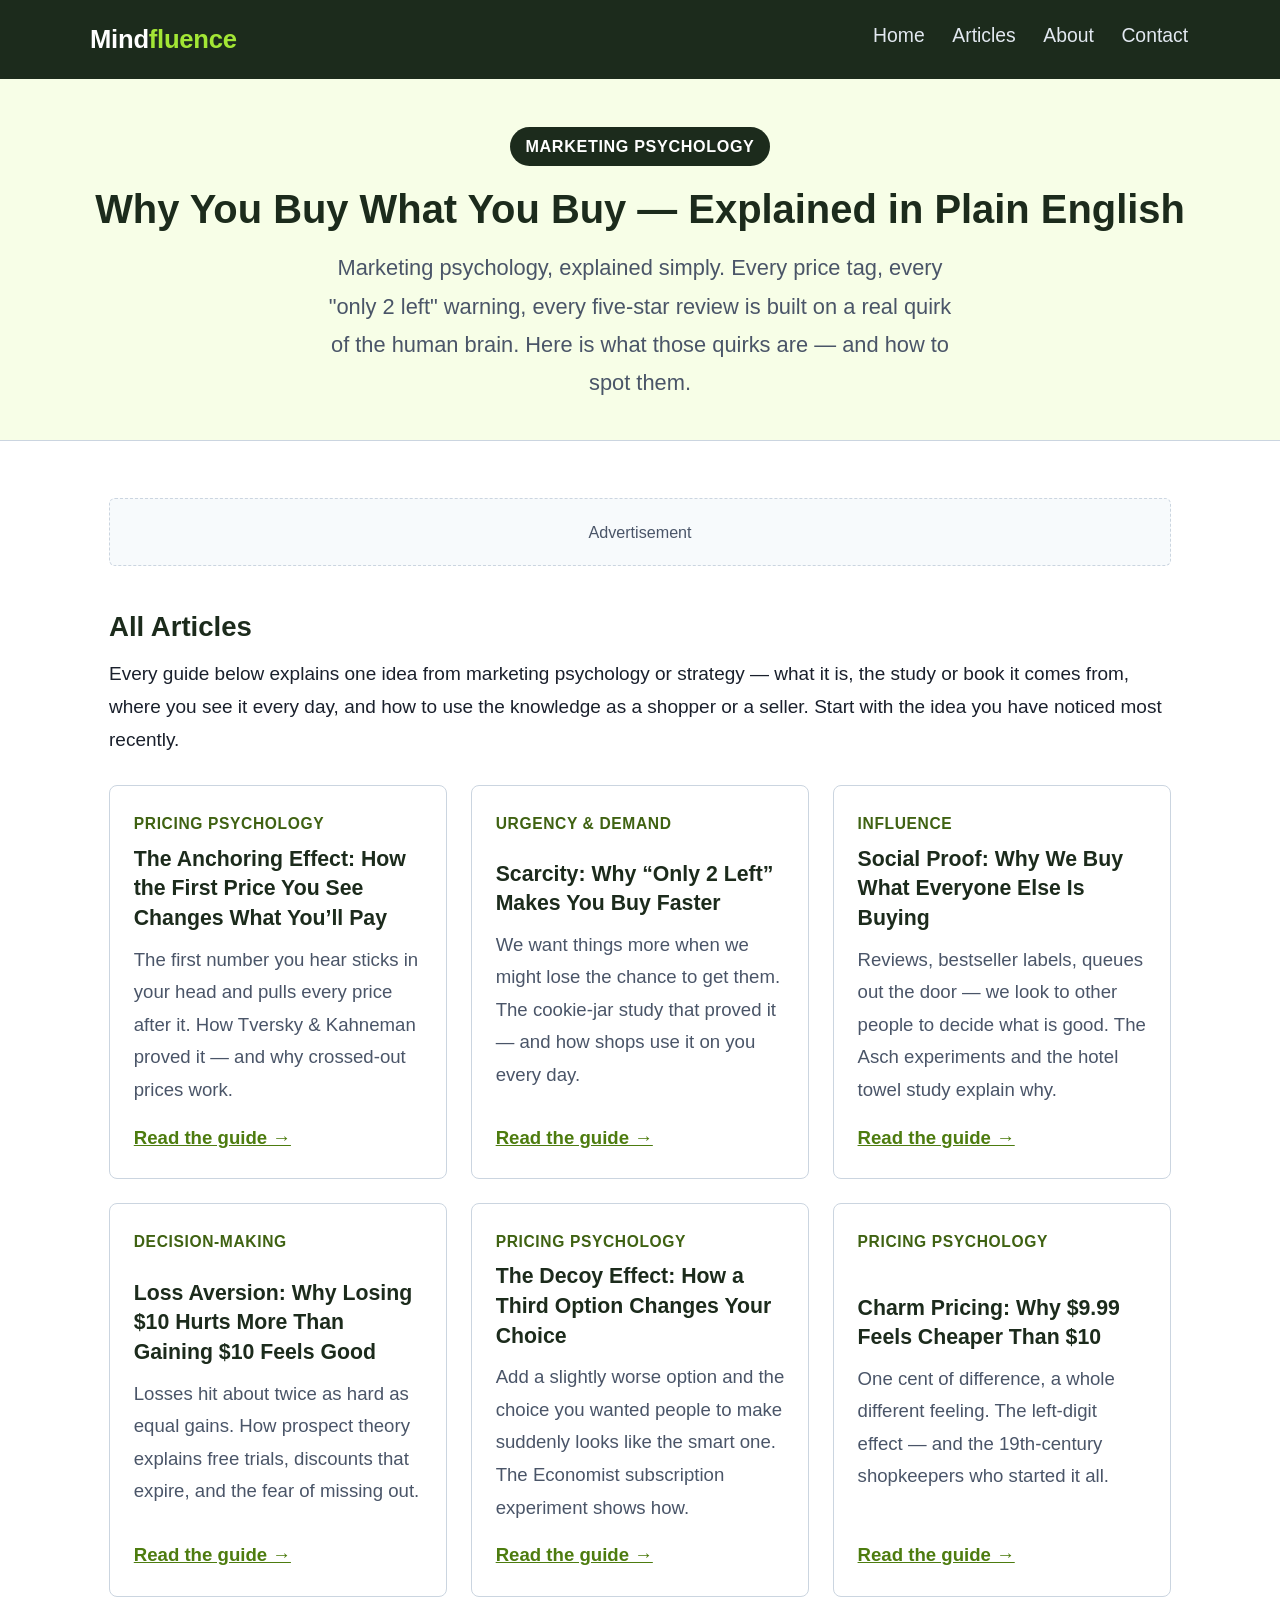
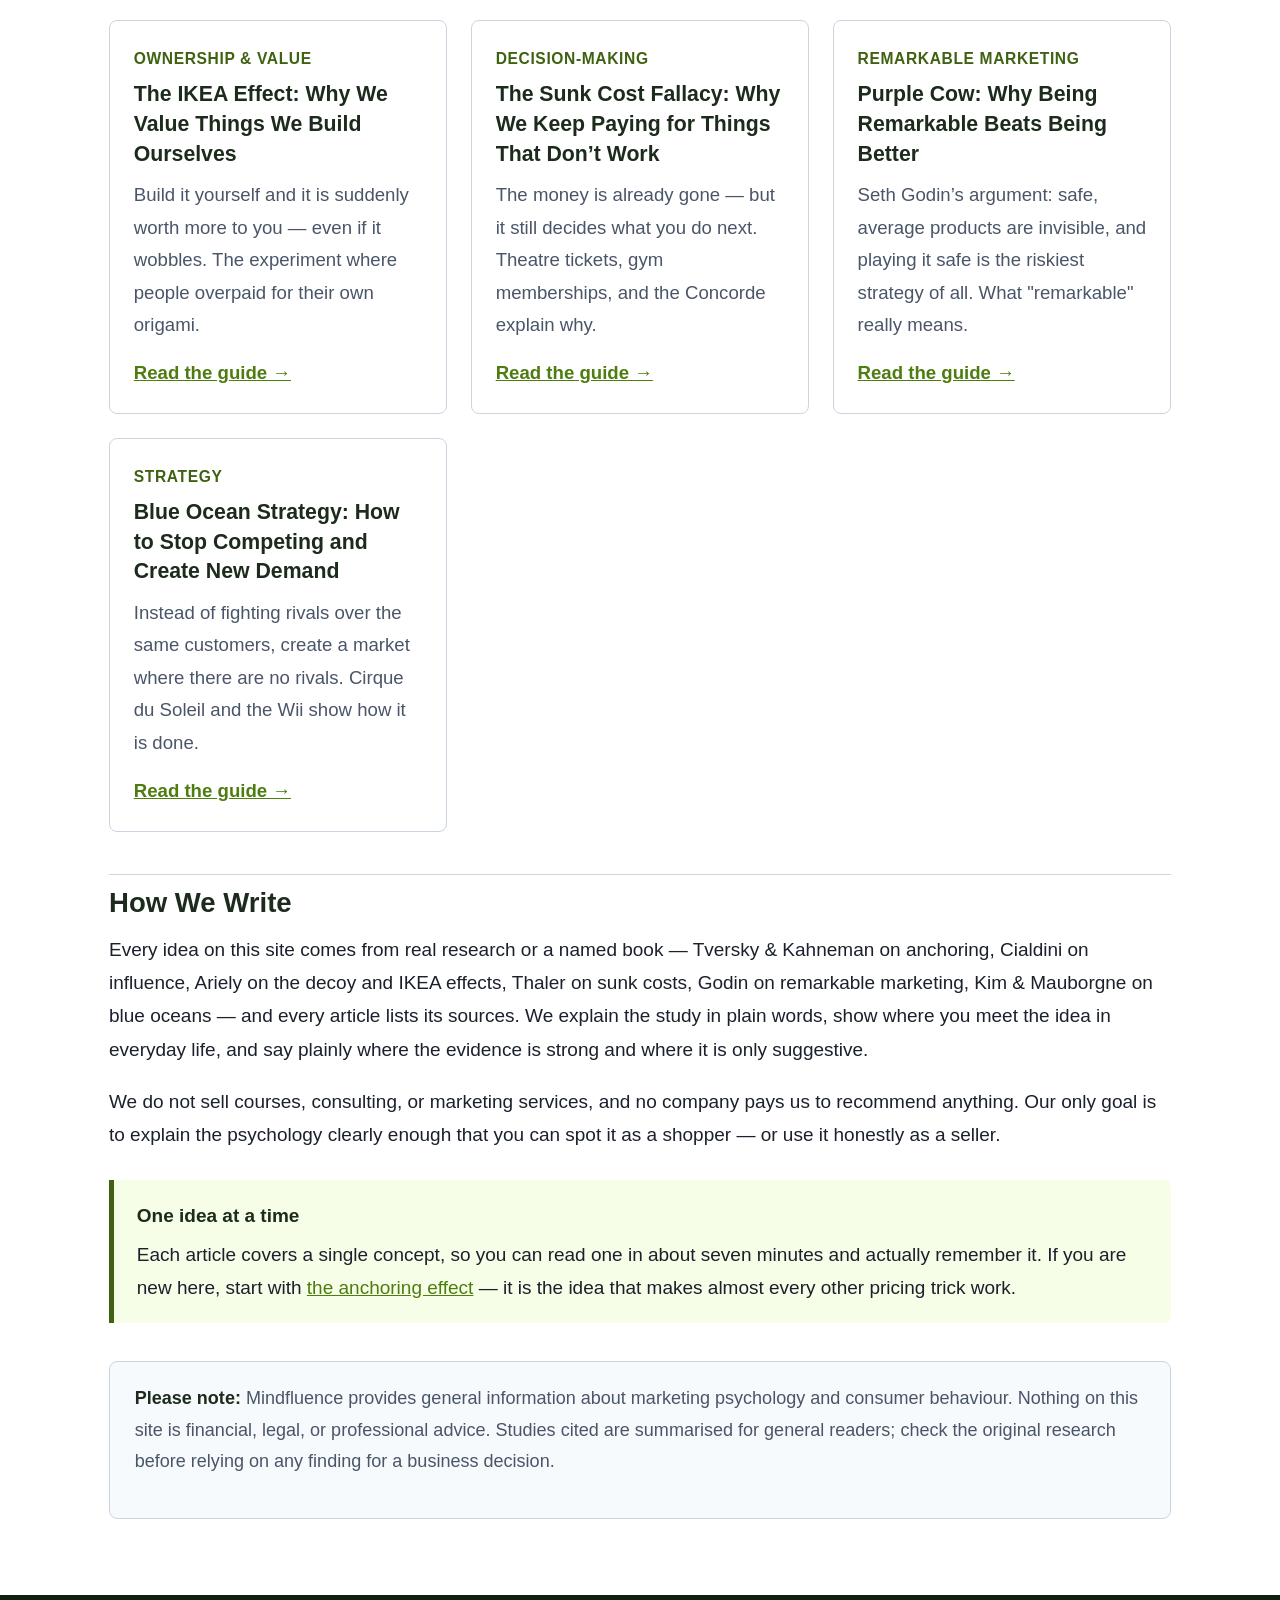
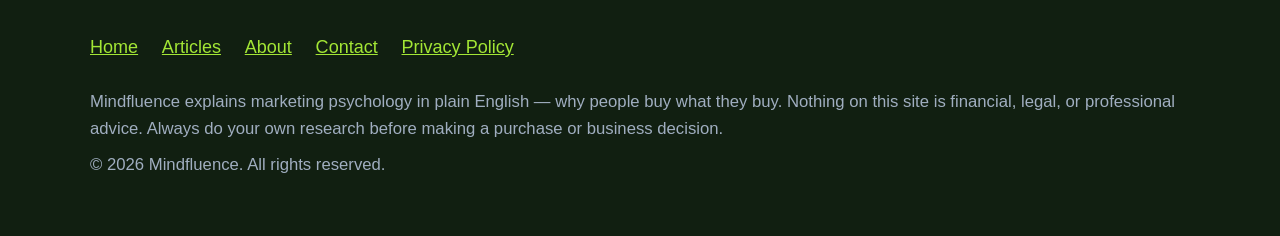
<file: index.html>
<!DOCTYPE html>
<html lang="en">
<head>
<!-- Google tag (gtag.js) -->
  <script async src="https://www.googletagmanager.com/gtag/js?id=G-DQRZ655Y9N"></script>
  <script>
    window.dataLayer = window.dataLayer || [];
    function gtag(){dataLayer.push(arguments);}
    gtag('js', new Date());
    gtag('config', 'G-DQRZ655Y9N');
  </script>
  <meta charset="UTF-8">
  <meta name="viewport" content="width=device-width, initial-scale=1.0">
  <title>Mindfluence | Marketing Psychology, Explained Simply</title>
  <meta name="description" content="Why do you buy what you buy? Plain-English guides to anchoring, scarcity, social proof and the psychology behind every price tag.">
  <link rel="stylesheet" href="styles.css">
</head>
<body>
  <header class="site-header">
    <div class="header-inner">
      <a class="site-brand" href="index.html">Mind<span>fluence</span></a>
      <nav class="site-nav" aria-label="Main navigation">
        <ul>
          <li><a href="index.html">Home</a></li>
          <li><a href="index.html#articles">Articles</a></li>
          <li><a href="about.html">About</a></li>
          <li><a href="contact.html">Contact</a></li>
        </ul>
      </nav>
    </div>
  </header>

  <section class="hero">
    <span class="hero-badge">Marketing Psychology</span>
    <h1>Why You Buy What You Buy — Explained in Plain English</h1>
    <p class="lead">Marketing psychology, explained simply. Every price tag, every "only 2 left" warning, every five-star review is built on a real quirk of the human brain. Here is what those quirks are — and how to spot them.</p>
  </section>

  <main class="container-wide">
    <!-- AdSense placeholder: leave exactly as is; do not add ad code -->
    <!-- Ad slot: header leaderboard (AdSense code goes here once the site is approved) -->
    <div class="ad-slot" role="complementary" aria-label="Advertisement placeholder">Advertisement</div>

    <h2 id="articles">All Articles</h2>
    <p>Every guide below explains one idea from marketing psychology or strategy — what it is, the study or book it comes from, where you see it every day, and how to use the knowledge as a shopper or a seller. Start with the idea you have noticed most recently.</p>

    <div class="article-grid">
      <article class="article-card">
        <p class="card-tag">Pricing Psychology</p>
        <h3><a href="articles/anchoring-effect-pricing.html">The Anchoring Effect: How the First Price You See Changes What You&rsquo;ll Pay</a></h3>
        <p>The first number you hear sticks in your head and pulls every price after it. How Tversky &amp; Kahneman proved it — and why crossed-out prices work.</p>
        <a class="read-more" href="articles/anchoring-effect-pricing.html">Read the guide &rarr;</a>
      </article>

      <article class="article-card">
        <p class="card-tag">Urgency &amp; Demand</p>
        <h3><a href="articles/scarcity-marketing-psychology.html">Scarcity: Why &ldquo;Only 2 Left&rdquo; Makes You Buy Faster</a></h3>
        <p>We want things more when we might lose the chance to get them. The cookie-jar study that proved it — and how shops use it on you every day.</p>
        <a class="read-more" href="articles/scarcity-marketing-psychology.html">Read the guide &rarr;</a>
      </article>

      <article class="article-card">
        <p class="card-tag">Influence</p>
        <h3><a href="articles/social-proof-why-we-follow-the-crowd.html">Social Proof: Why We Buy What Everyone Else Is Buying</a></h3>
        <p>Reviews, bestseller labels, queues out the door — we look to other people to decide what is good. The Asch experiments and the hotel towel study explain why.</p>
        <a class="read-more" href="articles/social-proof-why-we-follow-the-crowd.html">Read the guide &rarr;</a>
      </article>

      <article class="article-card">
        <p class="card-tag">Decision-Making</p>
        <h3><a href="articles/loss-aversion-marketing.html">Loss Aversion: Why Losing $10 Hurts More Than Gaining $10 Feels Good</a></h3>
        <p>Losses hit about twice as hard as equal gains. How prospect theory explains free trials, discounts that expire, and the fear of missing out.</p>
        <a class="read-more" href="articles/loss-aversion-marketing.html">Read the guide &rarr;</a>
      </article>

      <article class="article-card">
        <p class="card-tag">Pricing Psychology</p>
        <h3><a href="articles/decoy-effect-pricing.html">The Decoy Effect: How a Third Option Changes Your Choice</a></h3>
        <p>Add a slightly worse option and the choice you wanted people to make suddenly looks like the smart one. The Economist subscription experiment shows how.</p>
        <a class="read-more" href="articles/decoy-effect-pricing.html">Read the guide &rarr;</a>
      </article>

      <article class="article-card">
        <p class="card-tag">Pricing Psychology</p>
        <h3><a href="articles/charm-pricing-why-99-works.html">Charm Pricing: Why $9.99 Feels Cheaper Than $10</a></h3>
        <p>One cent of difference, a whole different feeling. The left-digit effect — and the 19th-century shopkeepers who started it all.</p>
        <a class="read-more" href="articles/charm-pricing-why-99-works.html">Read the guide &rarr;</a>
      </article>

      <article class="article-card">
        <p class="card-tag">Ownership &amp; Value</p>
        <h3><a href="articles/ikea-effect-why-we-value-what-we-build.html">The IKEA Effect: Why We Value Things We Build Ourselves</a></h3>
        <p>Build it yourself and it is suddenly worth more to you — even if it wobbles. The experiment where people overpaid for their own origami.</p>
        <a class="read-more" href="articles/ikea-effect-why-we-value-what-we-build.html">Read the guide &rarr;</a>
      </article>

      <article class="article-card">
        <p class="card-tag">Decision-Making</p>
        <h3><a href="articles/sunk-cost-fallacy-spending.html">The Sunk Cost Fallacy: Why We Keep Paying for Things That Don&rsquo;t Work</a></h3>
        <p>The money is already gone — but it still decides what you do next. Theatre tickets, gym memberships, and the Concorde explain why.</p>
        <a class="read-more" href="articles/sunk-cost-fallacy-spending.html">Read the guide &rarr;</a>
      </article>

      <article class="article-card">
        <p class="card-tag">Remarkable Marketing</p>
        <h3><a href="articles/purple-cow-remarkable-marketing.html">Purple Cow: Why Being Remarkable Beats Being Better</a></h3>
        <p>Seth Godin&rsquo;s argument: safe, average products are invisible, and playing it safe is the riskiest strategy of all. What "remarkable" really means.</p>
        <a class="read-more" href="articles/purple-cow-remarkable-marketing.html">Read the guide &rarr;</a>
      </article>

      <article class="article-card">
        <p class="card-tag">Strategy</p>
        <h3><a href="articles/blue-ocean-strategy-explained.html">Blue Ocean Strategy: How to Stop Competing and Create New Demand</a></h3>
        <p>Instead of fighting rivals over the same customers, create a market where there are no rivals. Cirque du Soleil and the Wii show how it is done.</p>
        <a class="read-more" href="articles/blue-ocean-strategy-explained.html">Read the guide &rarr;</a>
      </article>
    </div>

    <h2>How We Write</h2>
    <p>Every idea on this site comes from real research or a named book — Tversky &amp; Kahneman on anchoring, Cialdini on influence, Ariely on the decoy and IKEA effects, Thaler on sunk costs, Godin on remarkable marketing, Kim &amp; Mauborgne on blue oceans — and every article lists its sources. We explain the study in plain words, show where you meet the idea in everyday life, and say plainly where the evidence is strong and where it is only suggestive.</p>
    <p>We do not sell courses, consulting, or marketing services, and no company pays us to recommend anything. Our only goal is to explain the psychology clearly enough that you can spot it as a shopper — or use it honestly as a seller.</p>

    <div class="callout callout-key">
      <p class="callout-title">One idea at a time</p>
      <p>Each article covers a single concept, so you can read one in about seven minutes and actually remember it. If you are new here, start with <a href="articles/anchoring-effect-pricing.html">the anchoring effect</a> — it is the idea that makes almost every other pricing trick work.</p>
    </div>

    <div class="disclaimer-box">
      <p><strong>Please note:</strong> Mindfluence provides general information about marketing psychology and consumer behaviour. Nothing on this site is financial, legal, or professional advice. Studies cited are summarised for general readers; check the original research before relying on any finding for a business decision.</p>
    </div>
  </main>

  <footer class="site-footer">
    <div class="footer-inner">
      <nav aria-label="Footer navigation">
        <ul>
          <li><a href="index.html">Home</a></li>
          <li><a href="index.html#articles">Articles</a></li>
          <li><a href="about.html">About</a></li>
          <li><a href="contact.html">Contact</a></li>
          <li><a href="privacy-policy.html">Privacy Policy</a></li>
        </ul>
      </nav>
      <p class="footer-disclaimer">Mindfluence explains marketing psychology in plain English — why people buy what they buy. Nothing on this site is financial, legal, or professional advice. Always do your own research before making a purchase or business decision.</p>
      <p class="copyright">&copy; 2026 Mindfluence. All rights reserved.</p>
    </div>
  </footer>
  <script src="motion.js" defer></script>
</body>
</html>
</file>
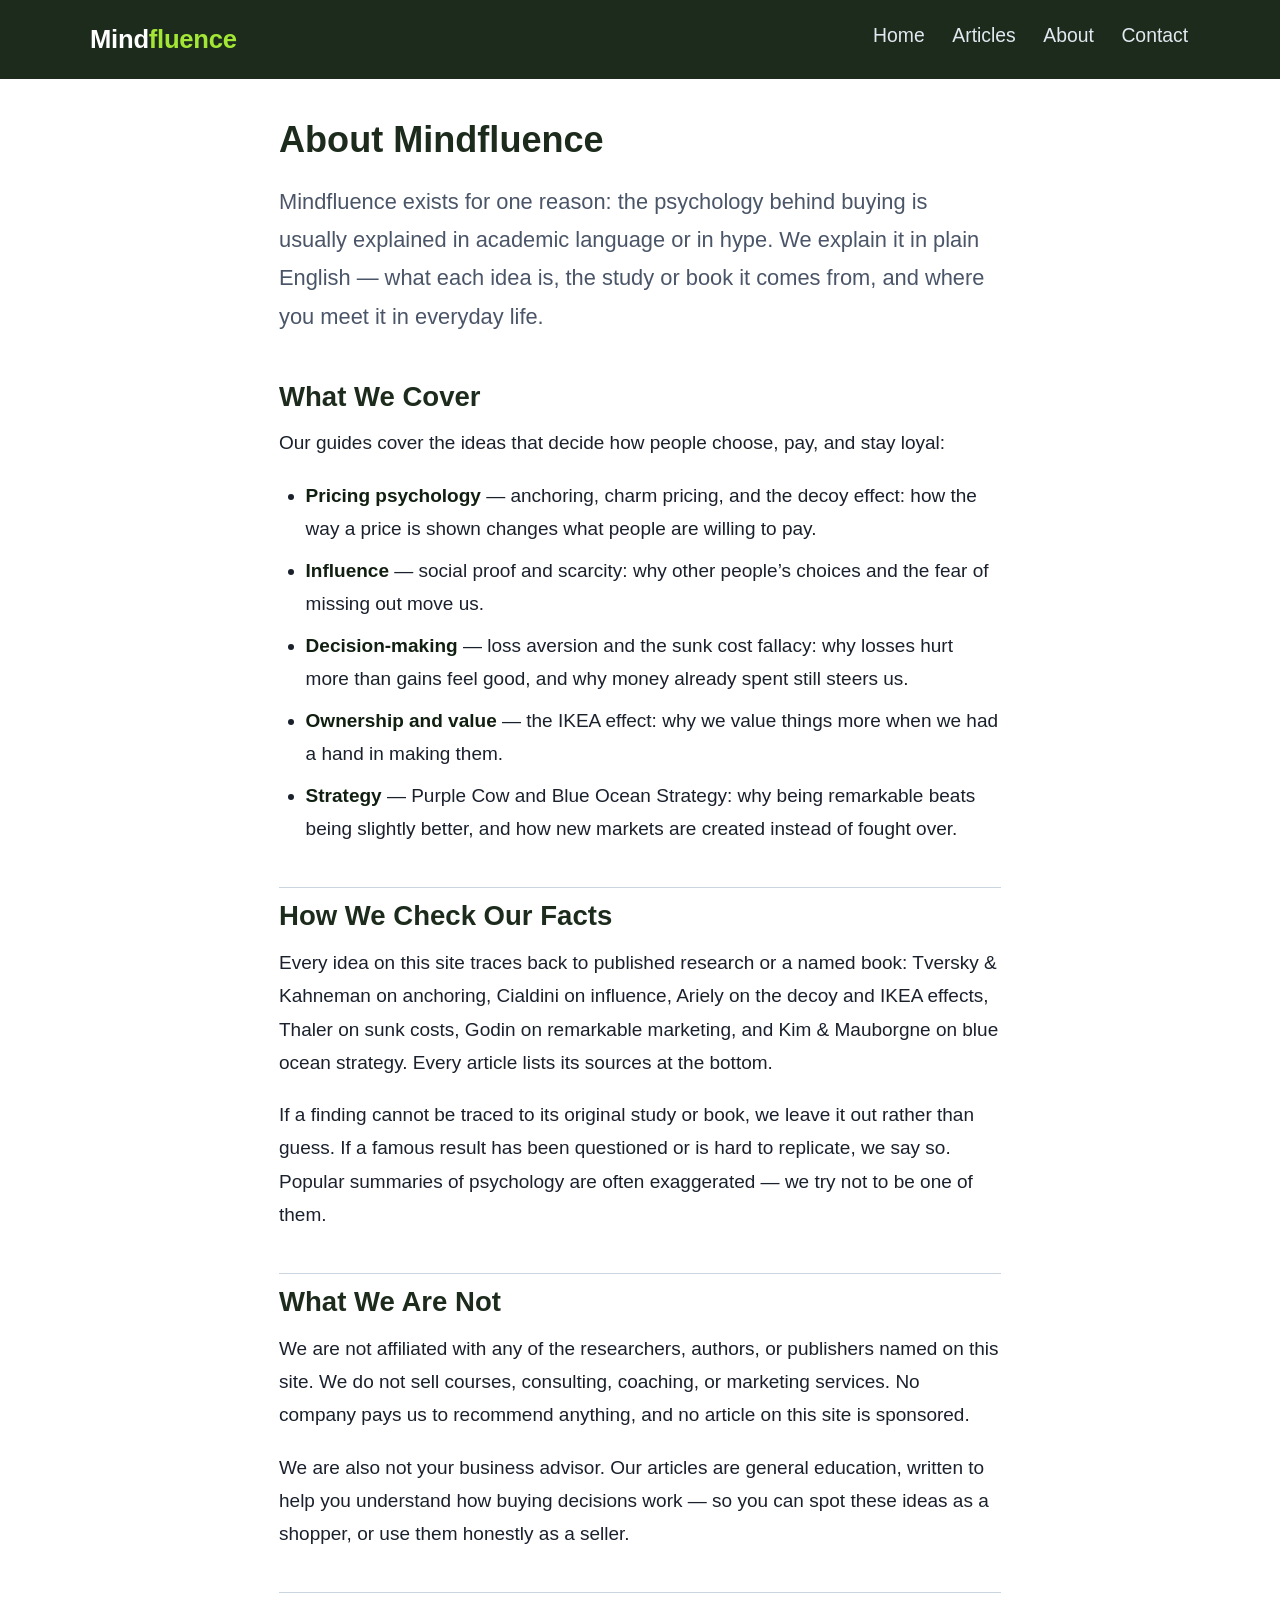
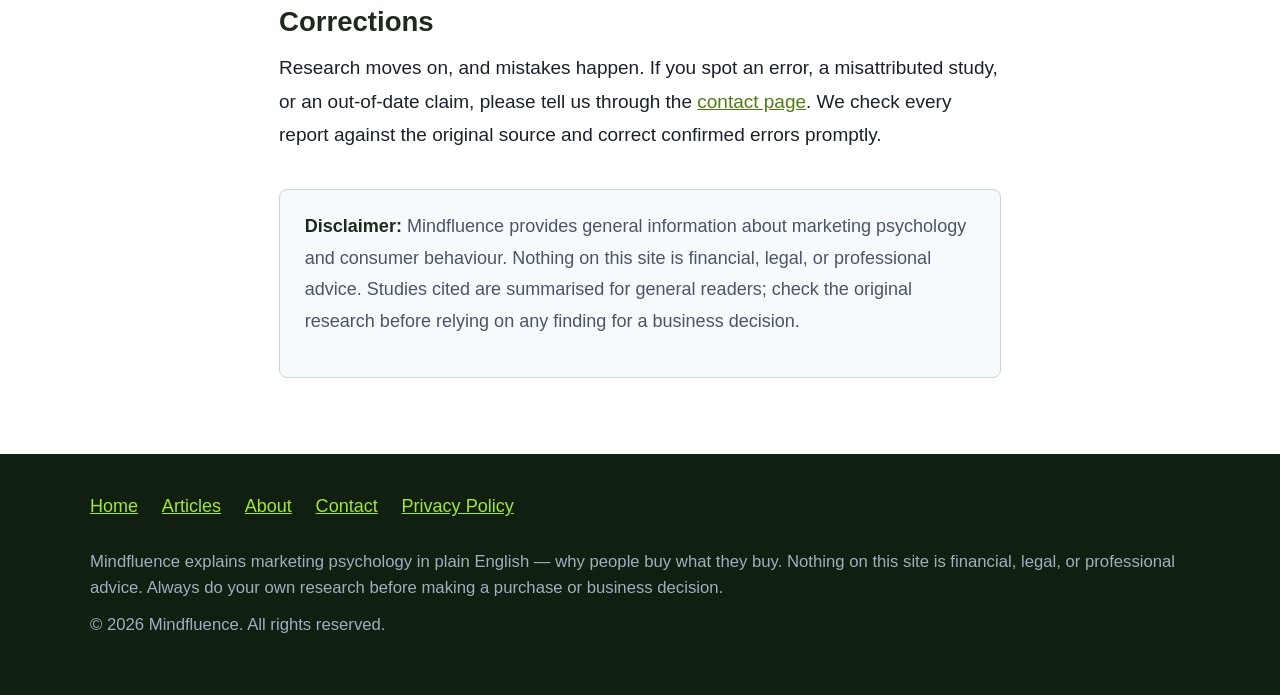
<file: about.html>
<!DOCTYPE html>
<html lang="en">
<head>
<!-- Google tag (gtag.js) -->
  <script async src="https://www.googletagmanager.com/gtag/js?id=G-DQRZ655Y9N"></script>
  <script>
    window.dataLayer = window.dataLayer || [];
    function gtag(){dataLayer.push(arguments);}
    gtag('js', new Date());
    gtag('config', 'G-DQRZ655Y9N');
  </script>
  <meta charset="UTF-8">
  <meta name="viewport" content="width=device-width, initial-scale=1.0">
  <title>About Mindfluence | Marketing Psychology, Explained Simply</title>
  <meta name="description" content="Mindfluence explains the psychology behind buying — anchoring, scarcity, social proof and more — in plain English, with the real studies behind each idea.">
  <link rel="stylesheet" href="styles.css">
</head>
<body>
  <header class="site-header">
    <div class="header-inner">
      <a class="site-brand" href="index.html">Mind<span>fluence</span></a>
      <nav class="site-nav" aria-label="Main navigation">
        <ul>
          <li><a href="index.html">Home</a></li>
          <li><a href="index.html#articles">Articles</a></li>
          <li><a href="about.html">About</a></li>
          <li><a href="contact.html">Contact</a></li>
        </ul>
      </nav>
    </div>
  </header>

  <main class="container">
    <h1>About Mindfluence</h1>

    <p class="lead">Mindfluence exists for one reason: the psychology behind buying is usually explained in academic language or in hype. We explain it in plain English — what each idea is, the study or book it comes from, and where you meet it in everyday life.</p>

    <h2>What We Cover</h2>
    <p>Our guides cover the ideas that decide how people choose, pay, and stay loyal:</p>
    <ul>
      <li><strong>Pricing psychology</strong> — anchoring, charm pricing, and the decoy effect: how the way a price is shown changes what people are willing to pay.</li>
      <li><strong>Influence</strong> — social proof and scarcity: why other people&rsquo;s choices and the fear of missing out move us.</li>
      <li><strong>Decision-making</strong> — loss aversion and the sunk cost fallacy: why losses hurt more than gains feel good, and why money already spent still steers us.</li>
      <li><strong>Ownership and value</strong> — the IKEA effect: why we value things more when we had a hand in making them.</li>
      <li><strong>Strategy</strong> — Purple Cow and Blue Ocean Strategy: why being remarkable beats being slightly better, and how new markets are created instead of fought over.</li>
    </ul>

    <h2>How We Check Our Facts</h2>
    <p>Every idea on this site traces back to published research or a named book: Tversky &amp; Kahneman on anchoring, Cialdini on influence, Ariely on the decoy and IKEA effects, Thaler on sunk costs, Godin on remarkable marketing, and Kim &amp; Mauborgne on blue ocean strategy. Every article lists its sources at the bottom.</p>
    <p>If a finding cannot be traced to its original study or book, we leave it out rather than guess. If a famous result has been questioned or is hard to replicate, we say so. Popular summaries of psychology are often exaggerated — we try not to be one of them.</p>

    <h2>What We Are Not</h2>
    <p>We are not affiliated with any of the researchers, authors, or publishers named on this site. We do not sell courses, consulting, coaching, or marketing services. No company pays us to recommend anything, and no article on this site is sponsored.</p>
    <p>We are also not your business advisor. Our articles are general education, written to help you understand how buying decisions work — so you can spot these ideas as a shopper, or use them honestly as a seller.</p>

    <h2>Corrections</h2>
    <p>Research moves on, and mistakes happen. If you spot an error, a misattributed study, or an out-of-date claim, please tell us through the <a href="contact.html">contact page</a>. We check every report against the original source and correct confirmed errors promptly.</p>

    <div class="disclaimer-box">
      <p><strong>Disclaimer:</strong> Mindfluence provides general information about marketing psychology and consumer behaviour. Nothing on this site is financial, legal, or professional advice. Studies cited are summarised for general readers; check the original research before relying on any finding for a business decision.</p>
    </div>
  </main>

  <footer class="site-footer">
    <div class="footer-inner">
      <nav aria-label="Footer navigation">
        <ul>
          <li><a href="index.html">Home</a></li>
          <li><a href="index.html#articles">Articles</a></li>
          <li><a href="about.html">About</a></li>
          <li><a href="contact.html">Contact</a></li>
          <li><a href="privacy-policy.html">Privacy Policy</a></li>
        </ul>
      </nav>
      <p class="footer-disclaimer">Mindfluence explains marketing psychology in plain English — why people buy what they buy. Nothing on this site is financial, legal, or professional advice. Always do your own research before making a purchase or business decision.</p>
      <p class="copyright">&copy; 2026 Mindfluence. All rights reserved.</p>
    </div>
  </footer>
  <script src="motion.js" defer></script>
</body>
</html>
</file>
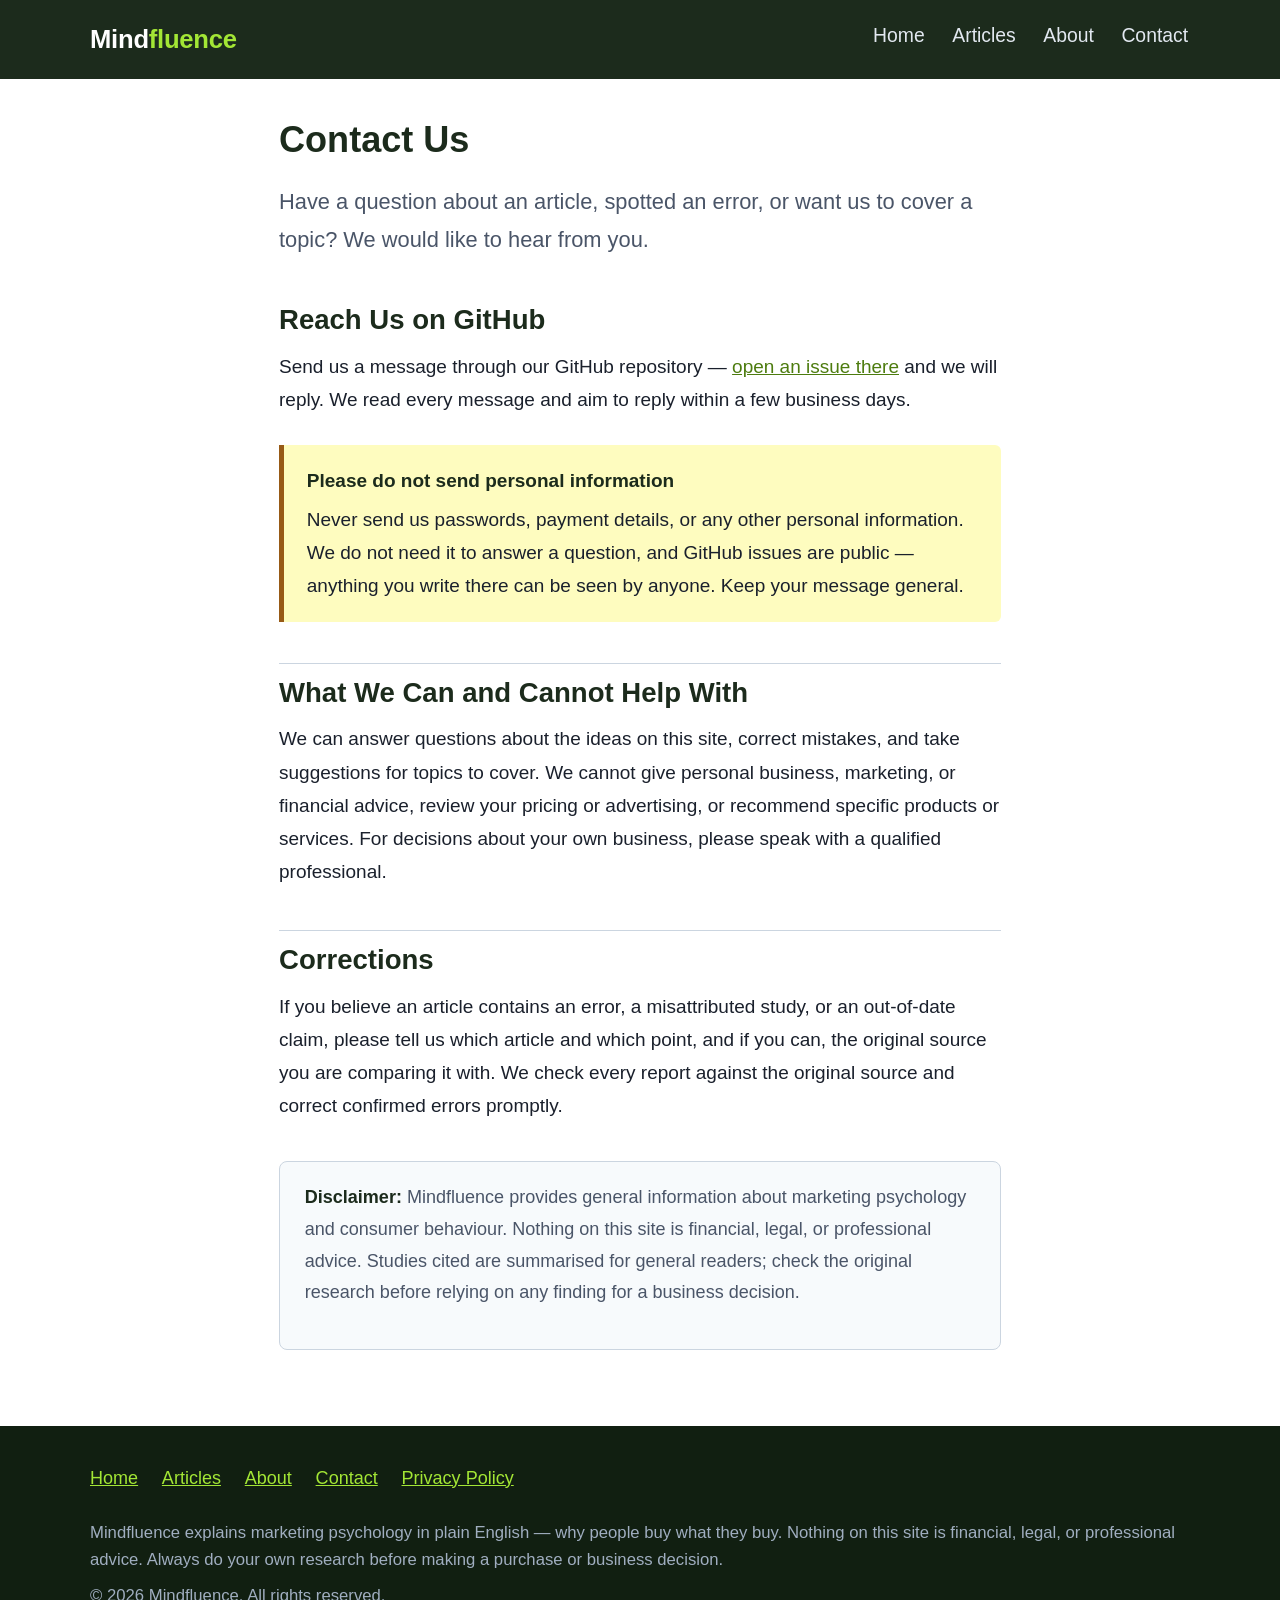
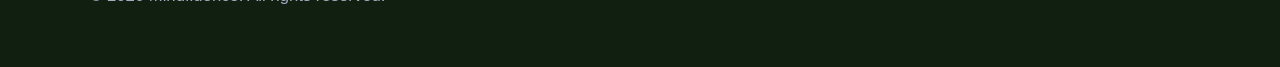
<file: contact.html>
<!DOCTYPE html>
<html lang="en">
<head>
<!-- Google tag (gtag.js) -->
  <script async src="https://www.googletagmanager.com/gtag/js?id=G-DQRZ655Y9N"></script>
  <script>
    window.dataLayer = window.dataLayer || [];
    function gtag(){dataLayer.push(arguments);}
    gtag('js', new Date());
    gtag('config', 'G-DQRZ655Y9N');
  </script>
  <meta charset="UTF-8">
  <meta name="viewport" content="width=device-width, initial-scale=1.0">
  <title>Contact Mindfluence | Questions &amp; Corrections</title>
  <meta name="description" content="Contact Mindfluence with questions, corrections, or topic suggestions through our GitHub repository. We never ask for personal details.">
  <link rel="stylesheet" href="styles.css">
</head>
<body>
  <header class="site-header">
    <div class="header-inner">
      <a class="site-brand" href="index.html">Mind<span>fluence</span></a>
      <nav class="site-nav" aria-label="Main navigation">
        <ul>
          <li><a href="index.html">Home</a></li>
          <li><a href="index.html#articles">Articles</a></li>
          <li><a href="about.html">About</a></li>
          <li><a href="contact.html">Contact</a></li>
        </ul>
      </nav>
    </div>
  </header>

  <main class="container">
    <h1>Contact Us</h1>

    <p class="lead">Have a question about an article, spotted an error, or want us to cover a topic? We would like to hear from you.</p>

    <h2>Reach Us on GitHub</h2>
    <p>Send us a message through our GitHub repository — <a href="https://github.com/ukhatab10/mindfluence/issues">open an issue there</a> and we will reply. We read every message and aim to reply within a few business days.</p>

    <div class="callout callout-warning">
      <p class="callout-title">Please do not send personal information</p>
      <p>Never send us passwords, payment details, or any other personal information. We do not need it to answer a question, and GitHub issues are public — anything you write there can be seen by anyone. Keep your message general.</p>
    </div>

    <h2>What We Can and Cannot Help With</h2>
    <p>We can answer questions about the ideas on this site, correct mistakes, and take suggestions for topics to cover. We cannot give personal business, marketing, or financial advice, review your pricing or advertising, or recommend specific products or services. For decisions about your own business, please speak with a qualified professional.</p>

    <h2>Corrections</h2>
    <p>If you believe an article contains an error, a misattributed study, or an out-of-date claim, please tell us which article and which point, and if you can, the original source you are comparing it with. We check every report against the original source and correct confirmed errors promptly.</p>

    <div class="disclaimer-box">
      <p><strong>Disclaimer:</strong> Mindfluence provides general information about marketing psychology and consumer behaviour. Nothing on this site is financial, legal, or professional advice. Studies cited are summarised for general readers; check the original research before relying on any finding for a business decision.</p>
    </div>
  </main>

  <footer class="site-footer">
    <div class="footer-inner">
      <nav aria-label="Footer navigation">
        <ul>
          <li><a href="index.html">Home</a></li>
          <li><a href="index.html#articles">Articles</a></li>
          <li><a href="about.html">About</a></li>
          <li><a href="contact.html">Contact</a></li>
          <li><a href="privacy-policy.html">Privacy Policy</a></li>
        </ul>
      </nav>
      <p class="footer-disclaimer">Mindfluence explains marketing psychology in plain English — why people buy what they buy. Nothing on this site is financial, legal, or professional advice. Always do your own research before making a purchase or business decision.</p>
      <p class="copyright">&copy; 2026 Mindfluence. All rights reserved.</p>
    </div>
  </footer>
  <script src="motion.js" defer></script>
</body>
</html>
</file>
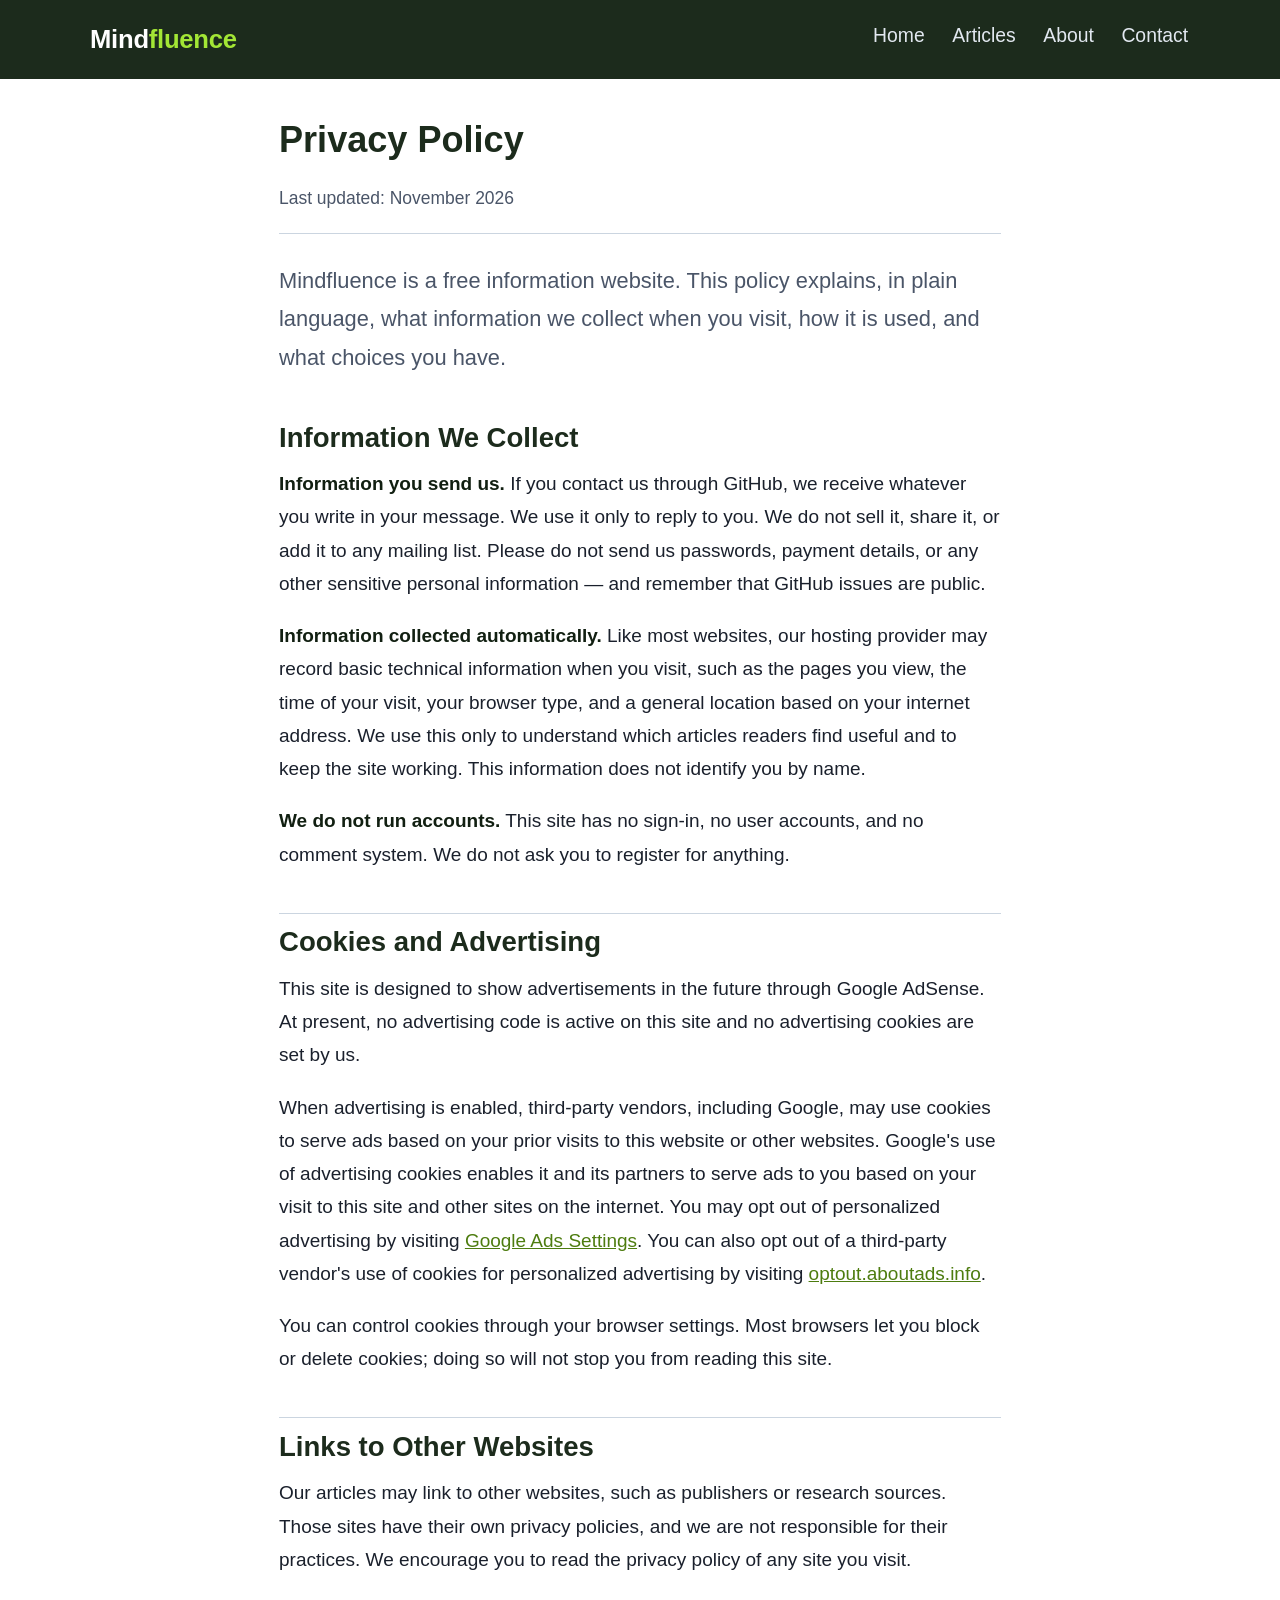
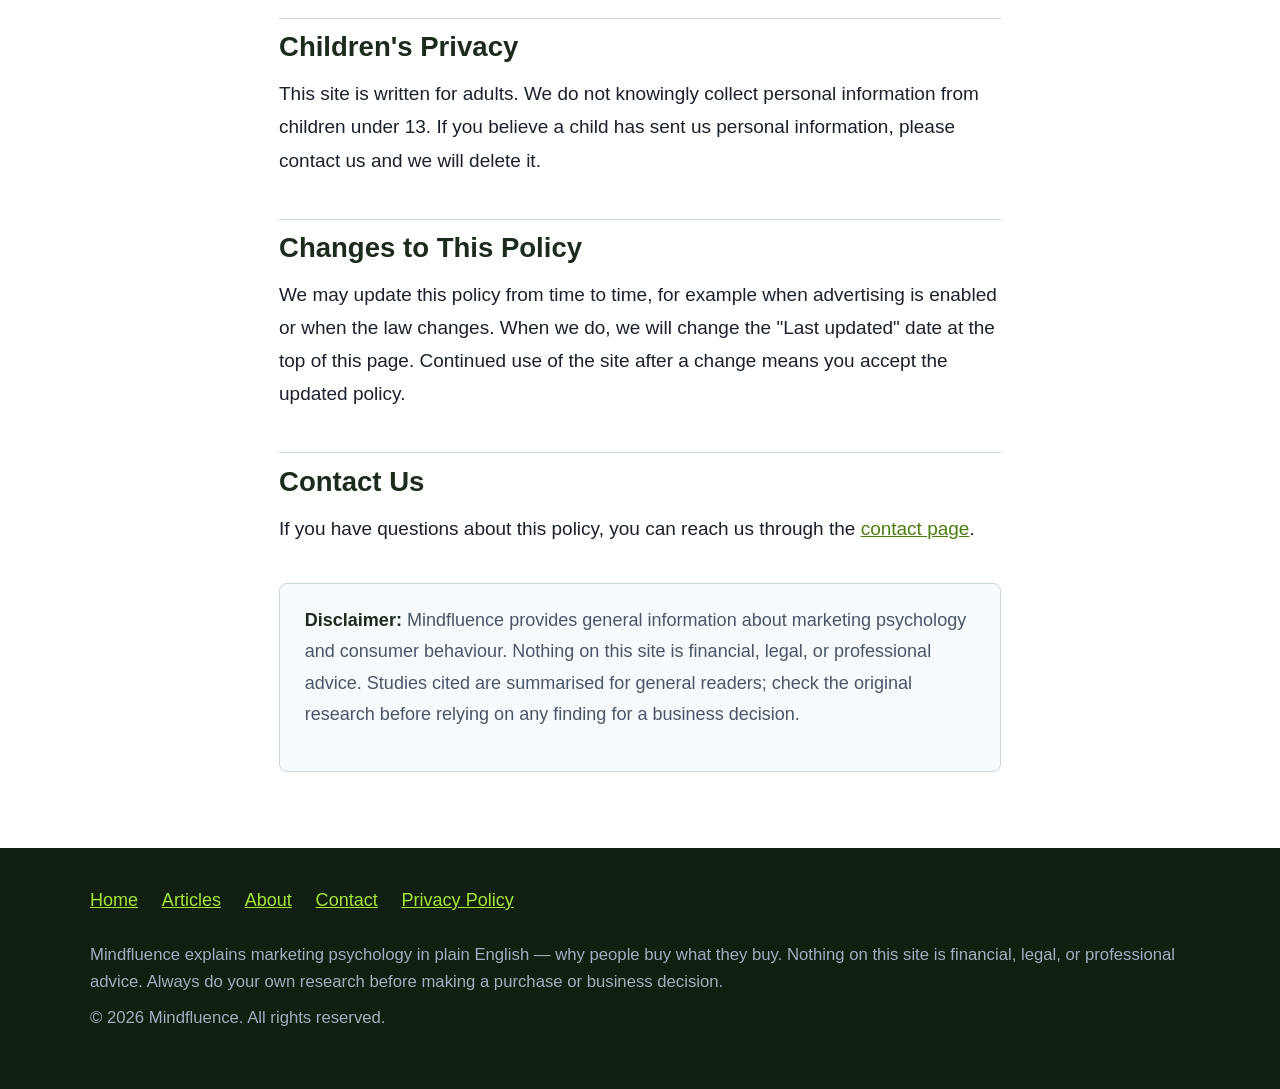
<file: privacy-policy.html>
<!DOCTYPE html>
<html lang="en">
<head>
<!-- Google tag (gtag.js) -->
  <script async src="https://www.googletagmanager.com/gtag/js?id=G-DQRZ655Y9N"></script>
  <script>
    window.dataLayer = window.dataLayer || [];
    function gtag(){dataLayer.push(arguments);}
    gtag('js', new Date());
    gtag('config', 'G-DQRZ655Y9N');
  </script>
  <meta charset="UTF-8">
  <meta name="viewport" content="width=device-width, initial-scale=1.0">
  <title>Privacy Policy | Mindfluence</title>
  <meta name="description" content="Privacy policy for Mindfluence: what information we collect, how cookies and advertising work, and your choices. Last updated November 2026.">
  <link rel="stylesheet" href="styles.css">
</head>
<body>
  <header class="site-header">
    <div class="header-inner">
      <a class="site-brand" href="index.html">Mind<span>fluence</span></a>
      <nav class="site-nav" aria-label="Main navigation">
        <ul>
          <li><a href="index.html">Home</a></li>
          <li><a href="index.html#articles">Articles</a></li>
          <li><a href="about.html">About</a></li>
          <li><a href="contact.html">Contact</a></li>
        </ul>
      </nav>
    </div>
  </header>

  <main class="container">
    <h1>Privacy Policy</h1>
    <p class="article-meta">Last updated: November 2026</p>

    <p class="lead">Mindfluence is a free information website. This policy explains, in plain language, what information we collect when you visit, how it is used, and what choices you have.</p>

    <h2>Information We Collect</h2>
    <p><strong>Information you send us.</strong> If you contact us through GitHub, we receive whatever you write in your message. We use it only to reply to you. We do not sell it, share it, or add it to any mailing list. Please do not send us passwords, payment details, or any other sensitive personal information — and remember that GitHub issues are public.</p>
    <p><strong>Information collected automatically.</strong> Like most websites, our hosting provider may record basic technical information when you visit, such as the pages you view, the time of your visit, your browser type, and a general location based on your internet address. We use this only to understand which articles readers find useful and to keep the site working. This information does not identify you by name.</p>
    <p><strong>We do not run accounts.</strong> This site has no sign-in, no user accounts, and no comment system. We do not ask you to register for anything.</p>

    <h2>Cookies and Advertising</h2>
    <p>This site is designed to show advertisements in the future through Google AdSense. At present, no advertising code is active on this site and no advertising cookies are set by us.</p>
    <p>When advertising is enabled, third-party vendors, including Google, may use cookies to serve ads based on your prior visits to this website or other websites. Google's use of advertising cookies enables it and its partners to serve ads to you based on your visit to this site and other sites on the internet. You may opt out of personalized advertising by visiting <a href="https://adssettings.google.com">Google Ads Settings</a>. You can also opt out of a third-party vendor's use of cookies for personalized advertising by visiting <a href="https://optout.aboutads.info">optout.aboutads.info</a>.</p>
    <p>You can control cookies through your browser settings. Most browsers let you block or delete cookies; doing so will not stop you from reading this site.</p>

    <h2>Links to Other Websites</h2>
    <p>Our articles may link to other websites, such as publishers or research sources. Those sites have their own privacy policies, and we are not responsible for their practices. We encourage you to read the privacy policy of any site you visit.</p>

    <h2>Children's Privacy</h2>
    <p>This site is written for adults. We do not knowingly collect personal information from children under 13. If you believe a child has sent us personal information, please contact us and we will delete it.</p>

    <h2>Changes to This Policy</h2>
    <p>We may update this policy from time to time, for example when advertising is enabled or when the law changes. When we do, we will change the "Last updated" date at the top of this page. Continued use of the site after a change means you accept the updated policy.</p>

    <h2>Contact Us</h2>
    <p>If you have questions about this policy, you can reach us through the <a href="contact.html">contact page</a>.</p>

    <div class="disclaimer-box">
      <p><strong>Disclaimer:</strong> Mindfluence provides general information about marketing psychology and consumer behaviour. Nothing on this site is financial, legal, or professional advice. Studies cited are summarised for general readers; check the original research before relying on any finding for a business decision.</p>
    </div>
  </main>

  <footer class="site-footer">
    <div class="footer-inner">
      <nav aria-label="Footer navigation">
        <ul>
          <li><a href="index.html">Home</a></li>
          <li><a href="index.html#articles">Articles</a></li>
          <li><a href="about.html">About</a></li>
          <li><a href="contact.html">Contact</a></li>
          <li><a href="privacy-policy.html">Privacy Policy</a></li>
        </ul>
      </nav>
      <p class="footer-disclaimer">Mindfluence explains marketing psychology in plain English — why people buy what they buy. Nothing on this site is financial, legal, or professional advice. Always do your own research before making a purchase or business decision.</p>
      <p class="copyright">&copy; 2026 Mindfluence. All rights reserved.</p>
    </div>
  </footer>
  <script src="motion.js" defer></script>
</body>
</html>
</file>
<file: styles.css>
/* Mindfluence — shared stylesheet
   Large text, high contrast, simple layout, fully responsive.
   No external dependencies. System font stack. */

:root {
  --navy: #1c2b1c;
  --navy-dark: #111f11;
  --blue: #4d7c0f;
  --blue-light: #f7fee7;
  --green: #3f6212;
  --green-light: #f7fee7;
  --gold: #975a16;
  --gold-light: #fefcbf;
  --text: #1a202c;
  --text-muted: #4a5568;
  --border: #cbd5e0;
  --bg: #ffffff;
  --bg-soft: #f7fafc;
  --white: #ffffff;
  --max-width: 760px;
  --max-width-wide: 1100px;
}

* { box-sizing: border-box; }

html { font-size: 19px; scroll-behavior: smooth; }

body {
  margin: 0;
  font-family: -apple-system, BlinkMacSystemFont, "Segoe UI", Roboto, "Helvetica Neue", Arial, sans-serif;
  line-height: 1.75;
  color: var(--text);
  background: var(--bg);
}

/* ---------- Header & navigation ---------- */
.site-header {
  background: var(--navy);
  color: var(--white);
  padding: 0.9rem 1rem;
}
.site-header .header-inner {
  max-width: var(--max-width-wide);
  margin: 0 auto;
  display: flex;
  flex-wrap: wrap;
  align-items: center;
  justify-content: space-between;
  gap: 0.5rem 1.5rem;
}
.site-brand {
  color: var(--white);
  text-decoration: none;
  font-size: 1.35rem;
  font-weight: 800;
  letter-spacing: -0.01em;
}
.site-brand span { color: #a3e635; }
.site-nav ul {
  list-style: none;
  margin: 0;
  padding: 0;
  display: flex;
  flex-wrap: wrap;
  gap: 0.25rem 1.25rem;
}
.site-nav a {
  color: #e2e8f0;
  text-decoration: none;
  font-size: 1.02rem;
  padding: 0.4rem 0.1rem;
  border-bottom: 2px solid transparent;
}
.site-nav a:hover, .site-nav a:focus { color: var(--white); border-bottom-color: #a3e635; }

/* ---------- Layout ---------- */
.container { max-width: var(--max-width); margin: 0 auto; padding: 1.5rem 1rem 3rem; }
.container-wide { max-width: var(--max-width-wide); margin: 0 auto; padding: 1.5rem 1rem 3rem; }

/* ---------- Hero (homepage) ---------- */
.hero {
  background: var(--blue-light);
  border-bottom: 1px solid var(--border);
  padding: 2.5rem 1rem 2rem;
  text-align: center;
}
.hero h1 { font-size: 2.1rem; line-height: 1.25; margin: 0 0 0.75rem; color: var(--navy); }
.hero p.lead { font-size: 1.15rem; color: var(--text-muted); max-width: 640px; margin: 0 auto; }
.hero .hero-badge {
  display: inline-block;
  background: var(--navy);
  color: var(--white);
  font-size: 0.85rem;
  font-weight: 700;
  padding: 0.3rem 0.8rem;
  border-radius: 999px;
  margin-bottom: 1rem;
  letter-spacing: 0.04em;
  text-transform: uppercase;
}

/* ---------- Headings & text ---------- */
h1 { font-size: 1.9rem; line-height: 1.3; color: var(--navy); margin: 0.5rem 0 1rem; }
h2 { font-size: 1.45rem; line-height: 1.35; color: var(--navy); margin: 2.2rem 0 0.6rem; padding-top: 0.5rem; border-top: 1px solid var(--border); }
h2:first-of-type { border-top: none; padding-top: 0; }
h3 { font-size: 1.15rem; color: var(--navy-dark); margin: 1.6rem 0 0.4rem; }
p { margin: 0 0 1rem; }
.lead { font-size: 1.15rem; color: var(--text-muted); }
a { color: var(--blue); }
a:hover, a:focus { color: var(--navy); }
ul, ol { margin: 0 0 1.2rem; padding-left: 1.4rem; }
li { margin-bottom: 0.45rem; }
strong { color: var(--navy-dark); }
hr { border: none; border-top: 1px solid var(--border); margin: 2rem 0; }

/* ---------- Article meta ---------- */
.article-meta {
  color: var(--text-muted);
  font-size: 0.92rem;
  margin-bottom: 1.5rem;
  padding-bottom: 1rem;
  border-bottom: 1px solid var(--border);
}
.article-meta .updated { font-weight: 600; color: var(--green); }

/* ---------- Callout boxes ---------- */
.callout {
  border-left: 5px solid var(--blue);
  background: var(--blue-light);
  padding: 1rem 1.2rem;
  margin: 1.5rem 0;
  border-radius: 0 6px 6px 0;
}
.callout p:last-child { margin-bottom: 0; }
.callout-key {
  border-left-color: var(--green);
  background: var(--green-light);
}
.callout-warning {
  border-left-color: var(--gold);
  background: var(--gold-light);
}
.callout-title { font-weight: 800; color: var(--navy); margin-bottom: 0.3rem; }

/* ---------- Key facts box ---------- */
.key-facts {
  background: var(--bg-soft);
  border: 1px solid var(--border);
  border-radius: 8px;
  padding: 1.2rem 1.4rem;
  margin: 1.5rem 0;
}
.key-facts h2, .key-facts h3 { margin-top: 0; border: none; padding: 0; }
.key-facts ul { margin-bottom: 0; }

/* ---------- Tables ---------- */
.table-wrap { overflow-x: auto; margin: 1.2rem 0 1.5rem; }
table {
  width: 100%;
  border-collapse: collapse;
  font-size: 0.95rem;
  line-height: 1.5;
}
th, td {
  text-align: left;
  padding: 0.65rem 0.8rem;
  border: 1px solid var(--border);
  vertical-align: top;
}
th { background: var(--navy); color: var(--white); font-weight: 700; }
tr:nth-child(even) td { background: var(--bg-soft); }

/* ---------- Article cards (homepage) ---------- */
.article-grid {
  display: grid;
  grid-template-columns: repeat(auto-fill, minmax(300px, 1fr));
  gap: 1.25rem;
  margin: 1.5rem 0;
}
.article-card {
  border: 1px solid var(--border);
  border-radius: 8px;
  padding: 1.25rem;
  background: var(--bg);
  display: flex;
  flex-direction: column;
  transition: transform 0.25s ease, box-shadow 0.25s ease, border-color 0.25s ease;
}
.article-card:hover { border-color: var(--blue); box-shadow: 0 6px 18px rgba(28, 43, 28, 0.12); transform: translateY(-3px); }
.article-card h3 { margin: 0 0 0.5rem; font-size: 1.12rem; line-height: 1.4; }
.article-card h3 a { color: var(--navy); text-decoration: none; }
.article-card h3 a:hover { color: var(--blue); text-decoration: underline; }
.article-card p { color: var(--text-muted); font-size: 0.98rem; margin: 0 0 0.8rem; flex-grow: 1; }
.article-card .card-tag {
  font-size: 0.82rem;
  font-weight: 700;
  text-transform: uppercase;
  letter-spacing: 0.04em;
  color: var(--green);
  margin-bottom: 0.4rem;
}
.article-card .read-more { font-weight: 700; font-size: 0.98rem; }

/* ---------- Article list (articles index section) ---------- */
.article-list { list-style: none; padding: 0; margin: 1rem 0; }
.article-list li { padding: 0.7rem 0; border-bottom: 1px solid var(--border); }
.article-list li:last-child { border-bottom: none; }
.article-list a { font-weight: 700; font-size: 1.05rem; text-decoration: none; }
.article-list a:hover { text-decoration: underline; }
.article-list .list-desc { display: block; color: var(--text-muted); font-size: 0.95rem; margin-top: 0.15rem; }

/* ---------- Ad placeholders (empty until AdSense is set up) ---------- */
.ad-slot {
  border: 1px dashed var(--border);
  background: var(--bg-soft);
  color: var(--text-muted);
  text-align: center;
  font-size: 0.85rem;
  padding: 1rem;
  margin: 1.5rem 0;
  border-radius: 6px;
}

/* ---------- Sources & disclaimer ---------- */
.sources { font-size: 0.92rem; color: var(--text-muted); }
.sources h2 { font-size: 1.15rem; }
.disclaimer-box {
  background: var(--bg-soft);
  border: 1px solid var(--border);
  border-radius: 8px;
  padding: 1.1rem 1.3rem;
  font-size: 0.95rem;
  color: var(--text-muted);
  margin: 2rem 0 1rem;
}
.disclaimer-box strong { color: var(--navy); }

/* ---------- Related articles ---------- */
.related { margin-top: 2rem; }
.related h2 { font-size: 1.25rem; }

/* ---------- Footer ---------- */
.site-footer {
  background: var(--navy-dark);
  color: #cbd5e0;
  padding: 2rem 1rem;
  font-size: 0.95rem;
  line-height: 1.6;
}
.site-footer .footer-inner { max-width: var(--max-width-wide); margin: 0 auto; }
.site-footer a { color: #a3e635; }
.site-footer nav ul {
  list-style: none;
  margin: 0 0 1rem;
  padding: 0;
  display: flex;
  flex-wrap: wrap;
  gap: 0.25rem 1.25rem;
}
.site-footer .footer-disclaimer { font-size: 0.88rem; color: #a0aec0; margin: 1rem 0 0.5rem; }
.site-footer .copyright { font-size: 0.88rem; color: #a0aec0; }

/* ---------- Back to top / misc ---------- */
.breadcrumb { font-size: 0.92rem; color: var(--text-muted); margin-bottom: 1rem; }
.breadcrumb a { text-decoration: none; }
.breadcrumb a:hover { text-decoration: underline; }

/* ---------- Responsive ---------- */
@media (max-width: 640px) {
  html { font-size: 18px; }
  .hero h1 { font-size: 1.7rem; }
  h1 { font-size: 1.6rem; }
  .site-nav ul { gap: 0.25rem 0.9rem; }
  .article-grid { grid-template-columns: 1fr; }
}

/* ---------- Print ---------- */
@media print {
  .site-header, .site-footer, .ad-slot { display: none; }
  body { font-size: 12pt; }
}

/* ---------- Light motion (added 2026-11-23) ----------
   Halka aur saaf motion only: opacity + transform, no layout shift.
   Reveal states are gated behind .js on <html> (added by motion.js),
   so content stays fully visible when JS is disabled or fails. */

@keyframes hero-rise {
  from { opacity: 0; transform: translateY(12px); }
  to { opacity: 1; transform: translateY(0); }
}
.hero .hero-badge { animation: hero-rise 0.6s ease-out both; }
.hero h1 { animation: hero-rise 0.6s ease-out 0.1s both; }
.hero p.lead { animation: hero-rise 0.6s ease-out 0.2s both; }

/* Scroll reveal — hidden only when JS is active */
.js .reveal {
  opacity: 0;
  transform: translateY(14px);
  transition: opacity 0.5s ease-out, transform 0.5s ease-out;
}
.js .reveal.is-visible { opacity: 1; transform: none; }
/* Revealed cards keep their quick 0.25s hover transition */
.js .article-card.reveal.is-visible {
  transition: transform 0.25s ease, box-shadow 0.25s ease, border-color 0.25s ease;
}

/* Respect users who prefer reduced motion */
@media (prefers-reduced-motion: reduce) {
  .hero .hero-badge, .hero h1, .hero p.lead { animation: none; }
  .js .reveal { opacity: 1; transform: none; transition: none; }
  .article-card, .article-card:hover { transition: none; transform: none; }
}
</file>
